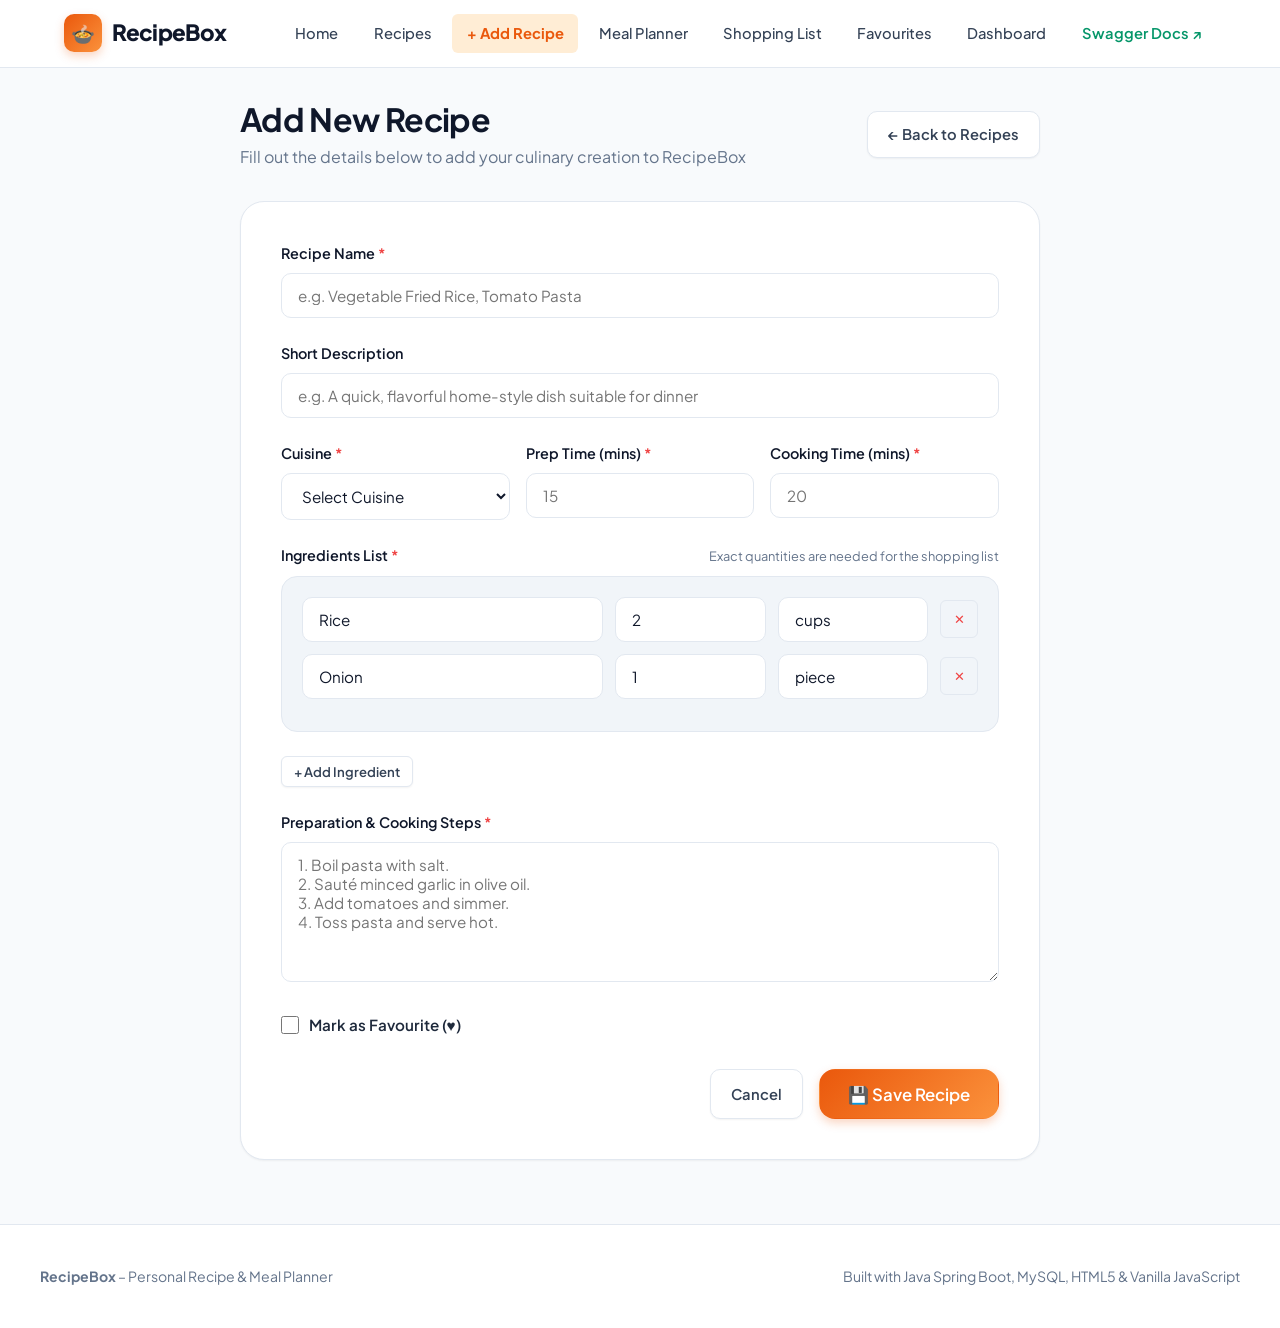
<file: src/main/resources/static/add-recipe.html>
<!DOCTYPE html>
<html lang="en">
<head>
    <meta charset="UTF-8">
    <meta name="viewport" content="width=device-width, initial-scale=1.0">
    <meta name="description" content="Add a new recipe to RecipeBox with ingredients, preparation time, and cooking steps.">
    <title>Add / Edit Recipe – RecipeBox</title>
    <link rel="stylesheet" href="css/style.css">
</head>
<body>

    <!-- Main Navigation -->
    <nav class="navbar">
        <div class="nav-container">
            <a href="index.html" class="nav-brand">
                <span class="brand-icon">🍲</span>
                <span>RecipeBox</span>
            </a>
            <button class="mobile-menu-btn" aria-label="Toggle navigation">☰</button>
            <ul class="nav-links">
                <li><a href="index.html" class="nav-link">Home</a></li>
                <li><a href="recipes.html" class="nav-link">Recipes</a></li>
                <li><a href="add-recipe.html" class="nav-link active">+ Add Recipe</a></li>
                <li><a href="meal-plan.html" class="nav-link">Meal Planner</a></li>
                <li><a href="shopping-list.html" class="nav-link">Shopping List</a></li>
                <li><a href="favourites.html" class="nav-link">Favourites</a></li>
                <li><a href="dashboard.html" class="nav-link">Dashboard</a></li>
                <li><a href="/swagger-ui.html" target="_blank" class="nav-link" style="color: var(--secondary); font-weight: 600;">Swagger Docs ↗</a></li>
            </ul>
        </div>
    </nav>

    <!-- Main Content -->
    <main class="main-wrapper">
        <div class="page-header" style="max-width: 800px; margin: 0 auto 2rem;">
            <div class="page-title-group">
                <h1 id="page-heading">Add New Recipe</h1>
                <p>Fill out the details below to add your culinary creation to RecipeBox</p>
            </div>
            <a href="recipes.html" class="btn btn-secondary">← Back to Recipes</a>
        </div>

        <div class="form-card">
            <form id="recipe-form">
                <input type="hidden" id="edit-recipe-id" value="">

                <!-- Title -->
                <div class="form-group">
                    <label class="form-label" for="title">Recipe Name <span class="required">*</span></label>
                    <input type="text" id="title" class="form-control" placeholder="e.g. Vegetable Fried Rice, Tomato Pasta" required>
                </div>

                <!-- Description -->
                <div class="form-group">
                    <label class="form-label" for="description">Short Description</label>
                    <input type="text" id="description" class="form-control" placeholder="e.g. A quick, flavorful home-style dish suitable for dinner">
                </div>

                <!-- Cuisine, Prep & Cook Time -->
                <div class="form-row">
                    <div class="form-group">
                        <label class="form-label" for="cuisine">Cuisine <span class="required">*</span></label>
                        <select id="cuisine" class="form-control" required>
                            <option value="">Select Cuisine</option>
                            <option value="Indian">Indian</option>
                            <option value="South Indian">South Indian</option>
                            <option value="Chinese">Chinese</option>
                            <option value="Italian">Italian</option>
                            <option value="Continental">Continental</option>
                            <option value="Mexican">Mexican</option>
                            <option value="American">American</option>
                            <option value="Mediterranean">Mediterranean</option>
                            <option value="Other">Other</option>
                        </select>
                    </div>

                    <div class="form-group">
                        <label class="form-label" for="prepTime">Prep Time (mins) <span class="required">*</span></label>
                        <input type="number" id="prepTime" class="form-control" min="0" placeholder="15" required>
                    </div>

                    <div class="form-group">
                        <label class="form-label" for="cookingTime">Cooking Time (mins) <span class="required">*</span></label>
                        <input type="number" id="cookingTime" class="form-control" min="0" placeholder="20" required>
                    </div>
                </div>

                <!-- Ingredients Dynamic Builder -->
                <div class="form-group">
                    <div style="display: flex; justify-content: space-between; align-items: center; margin-bottom: 0.5rem;">
                        <label class="form-label" style="margin-bottom: 0;">Ingredients List <span class="required">*</span></label>
                        <span style="font-size: 0.8rem; color: var(--text-muted);">Exact quantities are needed for the shopping list</span>
                    </div>

                    <div class="ingredients-builder" id="ingredients-container">
                        <!-- Dynamic Ingredient Rows inserted here -->
                    </div>

                    <button type="button" class="btn btn-secondary btn-sm" id="btn-add-ingredient">
                        + Add Ingredient
                    </button>
                </div>

                <!-- Cooking Steps -->
                <div class="form-group">
                    <label class="form-label" for="steps">Preparation & Cooking Steps <span class="required">*</span></label>
                    <textarea id="steps" class="form-control" rows="6" placeholder="1. Boil pasta with salt.&#10;2. Sauté minced garlic in olive oil.&#10;3. Add tomatoes and simmer.&#10;4. Toss pasta and serve hot." required></textarea>
                </div>

                <!-- Favourite checkbox -->
                <div class="form-group" style="display: flex; align-items: center; gap: 0.6rem;">
                    <input type="checkbox" id="favourite" style="width: 18px; height: 18px; accent-color: var(--primary);">
                    <label for="favourite" style="cursor: pointer; font-size: 0.95rem; font-weight: 600;">
                        Mark as Favourite (♥)
                    </label>
                </div>

                <!-- Action Buttons -->
                <div style="display: flex; gap: 1rem; justify-content: flex-end; margin-top: 2rem;">
                    <a href="recipes.html" class="btn btn-secondary">Cancel</a>
                    <button type="submit" class="btn btn-primary btn-lg" id="btn-submit-recipe">
                        💾 Save Recipe
                    </button>
                </div>
            </form>
        </div>
    </main>

    <!-- Footer -->
    <footer class="footer">
        <div class="footer-content">
            <div><strong>RecipeBox</strong> – Personal Recipe & Meal Planner</div>
            <div>Built with Java Spring Boot, MySQL, HTML5 & Vanilla JavaScript</div>
        </div>
    </footer>

    <!-- Scripts -->
    <script src="js/app.js"></script>
    <script>
        const urlParams = new URLSearchParams(window.location.search);
        const recipeIdToEdit = urlParams.get('id');

        document.addEventListener('DOMContentLoaded', () => {
            const addBtn = document.getElementById('btn-add-ingredient');
            if (addBtn) {
                addBtn.addEventListener('click', () => addIngredientRow());
            }

            if (recipeIdToEdit) {
                document.getElementById('page-heading').textContent = 'Edit Recipe';
                document.getElementById('btn-submit-recipe').textContent = '💾 Update Recipe';
                document.getElementById('edit-recipe-id').value = recipeIdToEdit;
                loadRecipeForEditing(recipeIdToEdit);
            } else {
                // Add two initial blank rows for convenience
                addIngredientRow('Rice', 2, 'cups');
                addIngredientRow('Onion', 1, 'piece');
            }

            setupFormSubmit();
        });

        function addIngredientRow(name = '', qty = '', unit = '') {
            const container = document.getElementById('ingredients-container');
            const row = document.createElement('div');
            row.className = 'ingredient-row';
            row.innerHTML = `
                <input type="text" class="form-control ing-name" placeholder="Ingredient name (e.g. Tomato)" value="${escapeHtml(name)}" required>
                <input type="number" step="any" min="0.01" class="form-control ing-qty" placeholder="Qty" value="${qty || ''}" required>
                <input type="text" class="form-control ing-unit" placeholder="Unit (e.g. cups, pieces, tbsp, g)" value="${escapeHtml(unit)}" required>
                <button type="button" class="btn-remove-row" title="Remove Ingredient" onclick="removeIngredientRow(this)">✕</button>
            `;
            container.appendChild(row);
        }

        function removeIngredientRow(btn) {
            const container = document.getElementById('ingredients-container');
            if (container.children.length <= 1) {
                showToast('A recipe must have at least one ingredient!', 'error');
                return;
            }
            btn.closest('.ingredient-row').remove();
        }

        async function loadRecipeForEditing(id) {
            try {
                const recipe = await apiRequest(`/recipes/${id}`);
                document.getElementById('title').value = recipe.title;
                document.getElementById('description').value = recipe.description || '';
                document.getElementById('cuisine').value = recipe.cuisine;
                document.getElementById('prepTime').value = recipe.prepTime;
                document.getElementById('cookingTime').value = recipe.cookingTime;
                document.getElementById('steps').value = recipe.steps;
                document.getElementById('favourite').checked = !!recipe.favourite;

                // Load ingredients
                const container = document.getElementById('ingredients-container');
                container.innerHTML = '';
                if (recipe.ingredients && recipe.ingredients.length > 0) {
                    recipe.ingredients.forEach(ing => {
                        addIngredientRow(ing.ingredientName, ing.quantity, ing.unit);
                    });
                } else {
                    addIngredientRow();
                }
            } catch (err) {
                showToast('Failed to load recipe: ' + err.message, 'error');
            }
        }

        function setupFormSubmit() {
            const form = document.getElementById('recipe-form');
            form.addEventListener('submit', async (e) => {
                e.preventDefault();

                const id = document.getElementById('edit-recipe-id').value;
                const title = document.getElementById('title').value.trim();
                const description = document.getElementById('description').value.trim();
                const cuisine = document.getElementById('cuisine').value.trim();
                const prepTime = parseInt(document.getElementById('prepTime').value);
                const cookingTime = parseInt(document.getElementById('cookingTime').value);
                const steps = document.getElementById('steps').value.trim();
                const favourite = document.getElementById('favourite').checked;

                // Collect ingredients
                const rows = document.querySelectorAll('.ingredient-row');
                const ingredients = [];

                for (const row of rows) {
                    const ingName = row.querySelector('.ing-name').value.trim();
                    const ingQty = parseFloat(row.querySelector('.ing-qty').value);
                    const ingUnit = row.querySelector('.ing-unit').value.trim();

                    if (!ingName) {
                        showToast('Please enter all ingredient names', 'error');
                        return;
                    }
                    if (isNaN(ingQty) || ingQty <= 0) {
                        showToast('Quantity must be greater than zero for all ingredients', 'error');
                        return;
                    }
                    if (!ingUnit) {
                        showToast('Please specify a unit for each ingredient', 'error');
                        return;
                    }

                    ingredients.push({
                        ingredientName: ingName,
                        quantity: ingQty,
                        unit: ingUnit
                    });
                }

                if (ingredients.length === 0) {
                    showToast('Please add at least one ingredient!', 'error');
                    return;
                }

                const payload = {
                    title,
                    description,
                    cuisine,
                    prepTime,
                    cookingTime,
                    steps,
                    favourite,
                    ingredients
                };

                try {
                    if (id) {
                        await apiRequest(`/recipes/${id}`, {
                            method: 'PUT',
                            body: JSON.stringify(payload)
                        });
                        showToast('Recipe updated successfully!', 'success');
                    } else {
                        await apiRequest('/recipes', {
                            method: 'POST',
                            body: JSON.stringify(payload)
                        });
                        showToast('Recipe created successfully!', 'success');
                    }

                    setTimeout(() => {
                        window.location.href = 'recipes.html';
                    }, 800);
                } catch (err) {
                    showToast(err.message, 'error');
                }
            });
        }

        function escapeHtml(str) {
            if (!str) return '';
            return str.replace(/[&<>"']/g, m => ({
                '&': '&amp;',
                '<': '&lt;',
                '>': '&gt;',
                '"': '&quot;',
                "'": '&#39;'
            })[m]);
        }
    </script>
</body>
</html>
</file>
<file: src/main/resources/static/css/style.css>
/* ==========================================================================
   RecipeBox - Master Design System & Stylesheet
   Modern, Warm Culinary Aesthetic with Glassmorphism and Micro-interactions
   ========================================================================== */

@import url('https://fonts.googleapis.com/css2?family=Plus+Jakarta+Sans:wght@300;400;500;600;700;800&family=Playfair+Display:ital,wght@0,600;0,700;1,600&display=swap');

:root {
    /* Color Palette */
    --primary: #ea580c;
    --primary-hover: #c2410c;
    --primary-light: #ffedd5;
    --primary-glow: rgba(234, 88, 12, 0.25);

    --secondary: #059669;
    --secondary-hover: #047857;
    --secondary-light: #d1fae5;

    --accent: #d97706;
    --accent-light: #fef3c7;

    --danger: #ef4444;
    --danger-hover: #dc2626;
    --danger-light: #fee2e2;

    --dark: #0f172a;
    --dark-muted: #334155;
    --text-main: #1e293b;
    --text-muted: #64748b;
    --text-light: #94a3b8;

    --bg-main: #f8fafc;
    --bg-card: #ffffff;
    --bg-alt: #f1f5f9;
    --border: #e2e8f0;
    --border-hover: #cbd5e1;

    /* Elevation & Shadows */
    --shadow-sm: 0 1px 2px 0 rgb(0 0 0 / 0.05);
    --shadow-md: 0 4px 6px -1px rgb(0 0 0 / 0.07), 0 2px 4px -2px rgb(0 0 0 / 0.05);
    --shadow-lg: 0 10px 15px -3px rgb(0 0 0 / 0.08), 0 4px 6px -4px rgb(0 0 0 / 0.04);
    --shadow-xl: 0 20px 25px -5px rgb(0 0 0 / 0.1), 0 8px 10px -6px rgb(0 0 0 / 0.05);
    --shadow-glow: 0 10px 25px -5px var(--primary-glow);

    /* Radii */
    --radius-sm: 6px;
    --radius-md: 10px;
    --radius-lg: 16px;
    --radius-xl: 24px;
    --radius-full: 9999px;

    /* Transitions */
    --transition: all 0.2s cubic-bezier(0.4, 0, 0.2, 1);
    --transition-bounce: all 0.3s cubic-bezier(0.34, 1.56, 0.64, 1);
}

* {
    margin: 0;
    padding: 0;
    box-sizing: border-box;
}

body {
    font-family: 'Plus Jakarta Sans', -apple-system, BlinkMacSystemFont, 'Segoe UI', Roboto, sans-serif;
    background-color: var(--bg-main);
    color: var(--text-main);
    line-height: 1.6;
    min-height: 100vh;
    display: flex;
    flex-direction: column;
}

/* Typography */
h1, h2, h3, h4, .brand-font {
    color: var(--dark);
    font-weight: 700;
    letter-spacing: -0.02em;
}

.brand-font {
    font-family: 'Playfair Display', Georgia, serif;
}

p {
    color: var(--text-muted);
}

a {
    color: inherit;
    text-decoration: none;
    transition: var(--transition);
}

/* ==========================================
   Navigation Bar
   ========================================== */
.navbar {
    position: sticky;
    top: 0;
    z-index: 1000;
    background: rgba(255, 255, 255, 0.92);
    backdrop-filter: blur(12px);
    -webkit-backdrop-filter: blur(12px);
    border-bottom: 1px solid var(--border);
    transition: var(--transition);
}

.nav-container {
    max-width: 1200px;
    margin: 0 auto;
    padding: 0.85rem 1.5rem;
    display: flex;
    align-items: center;
    justify-content: space-between;
}

.nav-brand {
    display: flex;
    align-items: center;
    gap: 0.65rem;
    font-size: 1.4rem;
    font-weight: 800;
    color: var(--dark);
    letter-spacing: -0.03em;
}

.nav-brand .brand-icon {
    display: inline-flex;
    align-items: center;
    justify-content: center;
    width: 38px;
    height: 38px;
    background: linear-gradient(135deg, var(--primary), #fb923c);
    color: #fff;
    border-radius: var(--radius-md);
    box-shadow: 0 4px 10px var(--primary-glow);
    font-size: 1.2rem;
}

.nav-links {
    display: flex;
    align-items: center;
    list-style: none;
    gap: 0.4rem;
}

.nav-link {
    padding: 0.5rem 0.9rem;
    font-size: 0.92rem;
    font-weight: 500;
    color: var(--dark-muted);
    border-radius: var(--radius-sm);
    display: inline-flex;
    align-items: center;
    gap: 0.4rem;
    transition: var(--transition);
}

.nav-link:hover {
    color: var(--primary);
    background-color: var(--primary-light);
}

.nav-link.active {
    color: var(--primary);
    background-color: var(--primary-light);
    font-weight: 700;
}

.nav-cta {
    background: linear-gradient(135deg, var(--primary), #fb923c);
    color: #fff !important;
    font-weight: 600;
    box-shadow: var(--shadow-sm);
}

.nav-cta:hover {
    box-shadow: 0 4px 12px var(--primary-glow);
    transform: translateY(-1px);
}

.mobile-menu-btn {
    display: none;
    background: none;
    border: none;
    font-size: 1.5rem;
    color: var(--dark);
    cursor: pointer;
}

/* ==========================================
   Main Content Layout
   ========================================== */
.main-wrapper {
    flex: 1;
    max-width: 1200px;
    width: 100%;
    margin: 0 auto;
    padding: 2rem 1.5rem 4rem;
}

/* Page Header */
.page-header {
    display: flex;
    justify-content: space-between;
    align-items: center;
    flex-wrap: wrap;
    gap: 1rem;
    margin-bottom: 2rem;
}

.page-title-group h1 {
    font-size: 2rem;
    line-height: 1.2;
    margin-bottom: 0.35rem;
}

.page-title-group p {
    font-size: 1rem;
}

/* ==========================================
   Buttons & Badges
   ========================================== */
.btn {
    display: inline-flex;
    align-items: center;
    justify-content: center;
    gap: 0.5rem;
    padding: 0.65rem 1.25rem;
    font-size: 0.92rem;
    font-weight: 600;
    font-family: inherit;
    border-radius: var(--radius-md);
    border: 1px solid transparent;
    cursor: pointer;
    transition: var(--transition);
    text-decoration: none;
    white-space: nowrap;
}

.btn-primary {
    background: linear-gradient(135deg, var(--primary), #fb923c);
    color: #ffffff;
    box-shadow: 0 4px 10px var(--primary-glow);
}

.btn-primary:hover {
    background: linear-gradient(135deg, var(--primary-hover), var(--primary));
    box-shadow: 0 6px 16px var(--primary-glow);
    transform: translateY(-1px);
}

.btn-secondary {
    background: #ffffff;
    color: var(--dark-muted);
    border-color: var(--border);
    box-shadow: var(--shadow-sm);
}

.btn-secondary:hover {
    background-color: var(--bg-alt);
    border-color: var(--border-hover);
    color: var(--dark);
}

.btn-outline-primary {
    background: transparent;
    color: var(--primary);
    border-color: var(--primary);
}

.btn-outline-primary:hover {
    background: var(--primary-light);
    color: var(--primary-hover);
}

.btn-danger {
    background-color: var(--danger-light);
    color: var(--danger);
}

.btn-danger:hover {
    background-color: var(--danger);
    color: #ffffff;
}

.btn-sm {
    padding: 0.4rem 0.75rem;
    font-size: 0.82rem;
    border-radius: var(--radius-sm);
}

.btn-lg {
    padding: 0.85rem 1.75rem;
    font-size: 1.05rem;
    border-radius: var(--radius-lg);
}

.badge {
    display: inline-flex;
    align-items: center;
    gap: 0.3rem;
    padding: 0.25rem 0.65rem;
    border-radius: var(--radius-full);
    font-size: 0.75rem;
    font-weight: 600;
    text-transform: uppercase;
    letter-spacing: 0.05em;
}

.badge-primary {
    background: var(--primary-light);
    color: var(--primary);
}

.badge-cuisine {
    background: #e0e7ff;
    color: #4338ca;
}

.badge-meal {
    background: #fef3c7;
    color: #b45309;
}

/* ==========================================
   Cards & Grids
   ========================================== */
.card-grid {
    display: grid;
    grid-template-columns: repeat(auto-fill, minmax(320px, 1fr));
    gap: 1.5rem;
}

.recipe-card {
    background: var(--bg-card);
    border: 1px solid var(--border);
    border-radius: var(--radius-lg);
    overflow: hidden;
    box-shadow: var(--shadow-sm);
    transition: var(--transition-bounce);
    display: flex;
    flex-direction: column;
    position: relative;
}

.recipe-card:hover {
    transform: translateY(-4px);
    box-shadow: var(--shadow-lg);
    border-color: var(--border-hover);
}

.recipe-card-header {
    padding: 1.25rem 1.25rem 0.5rem;
    display: flex;
    justify-content: space-between;
    align-items: flex-start;
    gap: 0.75rem;
}

.recipe-card-title {
    font-size: 1.25rem;
    color: var(--dark);
    font-weight: 700;
    margin-bottom: 0.35rem;
    line-height: 1.3;
}

.fav-btn {
    background: none;
    border: none;
    cursor: pointer;
    font-size: 1.35rem;
    line-height: 1;
    color: #cbd5e1;
    transition: var(--transition-bounce);
    padding: 0.2rem;
}

.fav-btn.active {
    color: #ef4444;
    transform: scale(1.15);
}

.fav-btn:hover {
    transform: scale(1.2);
}

.recipe-card-body {
    padding: 0 1.25rem 1.25rem;
    flex: 1;
    display: flex;
    flex-direction: column;
}

.recipe-description {
    font-size: 0.9rem;
    color: var(--text-muted);
    margin: 0.5rem 0 1rem;
    display: -webkit-box;
    -webkit-line-clamp: 2;
    -webkit-box-orient: vertical;
    overflow: hidden;
}

.recipe-meta {
    display: flex;
    align-items: center;
    gap: 1.25rem;
    padding: 0.75rem 0;
    border-top: 1px dashed var(--border);
    border-bottom: 1px dashed var(--border);
    margin-bottom: 1rem;
    font-size: 0.85rem;
    color: var(--dark-muted);
}

.meta-item {
    display: flex;
    align-items: center;
    gap: 0.35rem;
}

.recipe-card-footer {
    padding: 1rem 1.25rem;
    background-color: var(--bg-alt);
    border-top: 1px solid var(--border);
    display: flex;
    align-items: center;
    justify-content: space-between;
    gap: 0.5rem;
}

/* ==========================================
   Hero Section (index.html)
   ========================================== */
.hero {
    background: linear-gradient(135deg, #fff7ed 0%, #ffedd5 50%, #fef3c7 100%);
    border: 1px solid #fed7aa;
    border-radius: var(--radius-xl);
    padding: 4rem 3rem;
    margin-bottom: 3.5rem;
    position: relative;
    overflow: hidden;
    box-shadow: var(--shadow-md);
}

.hero-content {
    max-width: 650px;
    position: relative;
    z-index: 2;
}

.hero-tag {
    display: inline-block;
    background: rgba(234, 88, 12, 0.15);
    color: var(--primary);
    font-weight: 700;
    font-size: 0.82rem;
    letter-spacing: 0.06em;
    padding: 0.3rem 0.8rem;
    border-radius: var(--radius-full);
    margin-bottom: 1rem;
    text-transform: uppercase;
}

.hero-title {
    font-size: 3.2rem;
    font-weight: 800;
    line-height: 1.15;
    color: var(--dark);
    margin-bottom: 1rem;
}

.hero-subtitle {
    font-size: 1.2rem;
    color: var(--dark-muted);
    margin-bottom: 2rem;
    line-height: 1.5;
}

.hero-actions {
    display: flex;
    gap: 1rem;
    flex-wrap: wrap;
}

.hero-stats {
    display: grid;
    grid-template-columns: repeat(auto-fit, minmax(200px, 1fr));
    gap: 1.5rem;
    margin-top: 3rem;
}

.hero-stat-card {
    background: rgba(255, 255, 255, 0.7);
    backdrop-filter: blur(8px);
    border: 1px solid rgba(255, 255, 255, 0.9);
    padding: 1.25rem;
    border-radius: var(--radius-md);
    box-shadow: var(--shadow-sm);
}

.hero-stat-num {
    font-size: 1.75rem;
    font-weight: 800;
    color: var(--primary);
}

.hero-stat-label {
    font-size: 0.85rem;
    font-weight: 600;
    color: var(--dark-muted);
}

/* ==========================================
   Search & Filter Bar
   ========================================== */
.search-container {
    background: #ffffff;
    border: 1px solid var(--border);
    border-radius: var(--radius-lg);
    padding: 1rem 1.25rem;
    box-shadow: var(--shadow-sm);
    margin-bottom: 2rem;
    display: flex;
    flex-wrap: wrap;
    gap: 1rem;
    align-items: center;
    justify-content: space-between;
}

.search-input-group {
    flex: 1;
    min-width: 260px;
    position: relative;
    display: flex;
    align-items: center;
}

.search-icon {
    position: absolute;
    left: 1rem;
    color: var(--text-light);
    font-size: 1.1rem;
}

.search-input {
    width: 100%;
    padding: 0.75rem 1rem 0.75rem 2.8rem;
    font-size: 0.95rem;
    font-family: inherit;
    border: 1px solid var(--border);
    border-radius: var(--radius-md);
    background-color: var(--bg-main);
    color: var(--dark);
    outline: none;
    transition: var(--transition);
}

.search-input:focus {
    background-color: #ffffff;
    border-color: var(--primary);
    box-shadow: 0 0 0 3px var(--primary-glow);
}

.filter-group {
    display: flex;
    gap: 0.5rem;
    align-items: center;
    flex-wrap: wrap;
}

.filter-select {
    padding: 0.75rem 1rem;
    font-size: 0.92rem;
    font-family: inherit;
    border: 1px solid var(--border);
    border-radius: var(--radius-md);
    background: #ffffff;
    color: var(--dark-muted);
    outline: none;
    cursor: pointer;
    transition: var(--transition);
}

.filter-select:focus {
    border-color: var(--primary);
    box-shadow: 0 0 0 3px var(--primary-glow);
}

/* ==========================================
   Forms & Dynamic Ingredient Rows
   ========================================== */
.form-card {
    background: #ffffff;
    border: 1px solid var(--border);
    border-radius: var(--radius-xl);
    padding: 2.5rem;
    box-shadow: var(--shadow-sm);
    max-width: 800px;
    margin: 0 auto;
}

.form-group {
    margin-bottom: 1.5rem;
}

.form-label {
    display: block;
    font-size: 0.9rem;
    font-weight: 600;
    color: var(--dark);
    margin-bottom: 0.5rem;
}

.form-label .required {
    color: var(--danger);
}

.form-control {
    width: 100%;
    padding: 0.75rem 1rem;
    font-size: 0.95rem;
    font-family: inherit;
    border: 1px solid var(--border);
    border-radius: var(--radius-md);
    background-color: #ffffff;
    color: var(--dark);
    outline: none;
    transition: var(--transition);
}

.form-control:focus {
    border-color: var(--primary);
    box-shadow: 0 0 0 3px var(--primary-glow);
}

.form-row {
    display: grid;
    grid-template-columns: repeat(auto-fit, minmax(200px, 1fr));
    gap: 1rem;
}

textarea.form-control {
    resize: vertical;
    min-height: 120px;
}

/* Dynamic Ingredient Builder */
.ingredients-builder {
    background: var(--bg-alt);
    border: 1px solid var(--border);
    border-radius: var(--radius-lg);
    padding: 1.25rem;
    margin-bottom: 1.5rem;
}

.ingredient-row {
    display: grid;
    grid-template-columns: 2fr 1fr 1fr auto;
    gap: 0.75rem;
    align-items: center;
    margin-bottom: 0.75rem;
}

.btn-remove-row {
    background: none;
    border: 1px solid var(--border);
    color: var(--danger);
    width: 38px;
    height: 38px;
    border-radius: var(--radius-sm);
    display: flex;
    align-items: center;
    justify-content: center;
    cursor: pointer;
    transition: var(--transition);
}

.btn-remove-row:hover {
    background-color: var(--danger-light);
    border-color: var(--danger);
}

/* ==========================================
   Weekly Meal Planner (meal-plan.html)
   ========================================== */
.planner-header {
    background: #ffffff;
    border: 1px solid var(--border);
    border-radius: var(--radius-lg);
    padding: 1.25rem 1.5rem;
    display: flex;
    align-items: center;
    justify-content: space-between;
    flex-wrap: wrap;
    gap: 1rem;
    margin-bottom: 1.5rem;
    box-shadow: var(--shadow-sm);
}

.planner-week-title {
    font-size: 1.25rem;
    font-weight: 700;
    color: var(--dark);
}

.planner-controls {
    display: flex;
    align-items: center;
    gap: 0.5rem;
}

.week-grid {
    display: grid;
    grid-template-columns: repeat(7, 1fr);
    gap: 1rem;
    overflow-x: auto;
    padding-bottom: 1rem;
}

.day-column {
    background: #ffffff;
    border: 1px solid var(--border);
    border-radius: var(--radius-lg);
    padding: 1rem;
    min-width: 155px;
    box-shadow: var(--shadow-sm);
    display: flex;
    flex-direction: column;
    gap: 0.75rem;
}

.day-column.today {
    border-color: var(--primary);
    box-shadow: 0 0 0 2px var(--primary-glow);
}

.day-header {
    text-align: center;
    padding-bottom: 0.5rem;
    border-bottom: 1px solid var(--border);
}

.day-name {
    font-size: 0.95rem;
    font-weight: 700;
    color: var(--dark);
    text-transform: uppercase;
}

.day-date {
    font-size: 0.8rem;
    color: var(--text-muted);
}

.meal-slot {
    background: var(--bg-alt);
    border-radius: var(--radius-md);
    padding: 0.65rem;
    min-height: 85px;
    display: flex;
    flex-direction: column;
    justify-content: space-between;
    border: 1px dashed var(--border);
    transition: var(--transition);
}

.meal-slot:hover {
    border-color: var(--primary);
    background-color: #fffaf0;
}

.slot-label {
    font-size: 0.7rem;
    font-weight: 700;
    color: var(--text-light);
    text-transform: uppercase;
    letter-spacing: 0.05em;
    margin-bottom: 0.25rem;
}

.planned-recipe-chip {
    background: #ffffff;
    border: 1px solid var(--border);
    border-radius: var(--radius-sm);
    padding: 0.45rem 0.55rem;
    box-shadow: var(--shadow-sm);
    position: relative;
}

.chip-title {
    font-size: 0.82rem;
    font-weight: 700;
    color: var(--dark);
    line-height: 1.2;
    margin-bottom: 0.25rem;
}

.chip-meta {
    font-size: 0.72rem;
    color: var(--text-muted);
    display: flex;
    justify-content: space-between;
    align-items: center;
}

.btn-delete-meal {
    background: none;
    border: none;
    color: var(--danger);
    cursor: pointer;
    font-size: 0.9rem;
    padding: 0.1rem;
    transition: var(--transition);
}

.btn-delete-meal:hover {
    transform: scale(1.2);
}

.btn-add-meal-slot {
    width: 100%;
    background: none;
    border: 1px dashed var(--border);
    padding: 0.4rem;
    border-radius: var(--radius-sm);
    font-size: 0.75rem;
    color: var(--primary);
    font-weight: 600;
    cursor: pointer;
    transition: var(--transition);
    text-align: center;
}

.btn-add-meal-slot:hover {
    background: var(--primary-light);
    border-color: var(--primary);
}

/* ==========================================
   Shopping List (shopping-list.html)
   ========================================== */
.shopping-card {
    background: #ffffff;
    border: 1px solid var(--border);
    border-radius: var(--radius-xl);
    padding: 2rem;
    box-shadow: var(--shadow-sm);
    max-width: 850px;
    margin: 0 auto;
}

.shopping-table {
    width: 100%;
    border-collapse: collapse;
    margin-top: 1.5rem;
}

.shopping-table th {
    text-align: left;
    padding: 0.9rem 1rem;
    background-color: var(--bg-alt);
    font-size: 0.82rem;
    font-weight: 700;
    text-transform: uppercase;
    letter-spacing: 0.05em;
    color: var(--dark-muted);
    border-bottom: 2px solid var(--border);
}

.shopping-table td {
    padding: 1rem;
    border-bottom: 1px solid var(--border);
    font-size: 0.95rem;
    vertical-align: middle;
}

.shopping-table tr:hover td {
    background-color: #fafaf9;
}

.item-checkbox {
    width: 18px;
    height: 18px;
    accent-color: var(--secondary);
    cursor: pointer;
}

.item-checked {
    text-decoration: line-through;
    color: var(--text-light);
}

.quantity-badge {
    display: inline-block;
    padding: 0.3rem 0.75rem;
    background: var(--primary-light);
    color: var(--primary);
    font-weight: 700;
    border-radius: var(--radius-full);
    font-size: 0.88rem;
}

/* ==========================================
   Dashboard (dashboard.html)
   ========================================== */
.stats-grid {
    display: grid;
    grid-template-columns: repeat(auto-fit, minmax(220px, 1fr));
    gap: 1.5rem;
    margin-bottom: 2.5rem;
}

.stat-card {
    background: #ffffff;
    border: 1px solid var(--border);
    border-radius: var(--radius-lg);
    padding: 1.5rem;
    box-shadow: var(--shadow-sm);
    display: flex;
    align-items: center;
    gap: 1.25rem;
    transition: var(--transition-bounce);
}

.stat-card:hover {
    transform: translateY(-3px);
    box-shadow: var(--shadow-md);
    border-color: var(--border-hover);
}

.stat-icon {
    width: 52px;
    height: 52px;
    border-radius: var(--radius-md);
    display: flex;
    align-items: center;
    justify-content: center;
    font-size: 1.6rem;
}

.icon-recipes {
    background: #ffedd5;
    color: var(--primary);
}

.icon-favs {
    background: #fee2e2;
    color: var(--danger);
}

.icon-meals {
    background: #d1fae5;
    color: var(--secondary);
}

.icon-ingredients {
    background: #e0e7ff;
    color: #4338ca;
}

.stat-info .stat-num {
    font-size: 2rem;
    font-weight: 800;
    color: var(--dark);
    line-height: 1.1;
}

.stat-info .stat-label {
    font-size: 0.88rem;
    color: var(--text-muted);
    font-weight: 500;
}

/* ==========================================
   Modals
   ========================================== */
.modal-overlay {
    position: fixed;
    top: 0;
    left: 0;
    width: 100%;
    height: 100%;
    background: rgba(15, 23, 42, 0.6);
    backdrop-filter: blur(4px);
    z-index: 2000;
    display: none;
    align-items: center;
    justify-content: center;
    padding: 1.5rem;
    animation: fadeIn 0.2s ease-out;
}

.modal-overlay.active {
    display: flex;
}

.modal-container {
    background: #ffffff;
    border-radius: var(--radius-xl);
    max-width: 600px;
    width: 100%;
    max-height: 90vh;
    overflow-y: auto;
    box-shadow: var(--shadow-xl);
    animation: slideUp 0.25s cubic-bezier(0.16, 1, 0.3, 1);
}

.modal-header {
    padding: 1.5rem;
    border-bottom: 1px solid var(--border);
    display: flex;
    justify-content: space-between;
    align-items: center;
}

.modal-title {
    font-size: 1.35rem;
    font-weight: 700;
    color: var(--dark);
}

.modal-close {
    background: none;
    border: none;
    font-size: 1.4rem;
    cursor: pointer;
    color: var(--text-light);
    transition: var(--transition);
}

.modal-close:hover {
    color: var(--dark);
}

.modal-body {
    padding: 1.5rem;
}

.modal-footer {
    padding: 1.25rem 1.5rem;
    border-top: 1px solid var(--border);
    display: flex;
    justify-content: flex-end;
    gap: 0.75rem;
}

/* ==========================================
   Toast Notifications
   ========================================== */
#toast-container {
    position: fixed;
    bottom: 2rem;
    right: 2rem;
    z-index: 3000;
    display: flex;
    flex-direction: column;
    gap: 0.75rem;
}

.toast {
    background: #ffffff;
    border-radius: var(--radius-md);
    padding: 1rem 1.25rem;
    box-shadow: var(--shadow-xl);
    border-left: 4px solid var(--primary);
    display: flex;
    align-items: center;
    gap: 0.75rem;
    font-size: 0.92rem;
    color: var(--dark);
    min-width: 280px;
    max-width: 400px;
    animation: slideInRight 0.3s cubic-bezier(0.16, 1, 0.3, 1);
    transition: var(--transition);
}

.toast.toast-success {
    border-left-color: var(--secondary);
}

.toast.toast-error {
    border-left-color: var(--danger);
}

/* ==========================================
   Footer
   ========================================== */
.footer {
    background-color: #ffffff;
    border-top: 1px solid var(--border);
    padding: 2.5rem 1.5rem;
    margin-top: auto;
}

.footer-content {
    max-width: 1200px;
    margin: 0 auto;
    display: flex;
    justify-content: space-between;
    align-items: center;
    flex-wrap: wrap;
    gap: 1rem;
    font-size: 0.88rem;
    color: var(--text-muted);
}

/* ==========================================
   Print Styles for Shopping List
   ========================================== */
@media print {
    .navbar, .footer, .btn, .search-container, .planner-controls, .no-print {
        display: none !important;
    }

    body {
        background: #ffffff !important;
        color: #000000 !important;
    }

    .main-wrapper {
        padding: 0 !important;
        margin: 0 !important;
        max-width: 100% !important;
    }

    .shopping-card {
        border: none !important;
        box-shadow: none !important;
        padding: 0 !important;
    }

    .shopping-table th {
        background-color: #f1f5f9 !important;
        color: #000000 !important;
    }
}

/* ==========================================
   Animations & Responsive Breakpoints
   ========================================== */
@keyframes fadeIn {
    from { opacity: 0; }
    to { opacity: 1; }
}

@keyframes slideUp {
    from { transform: translateY(20px); opacity: 0; }
    to { transform: translateY(0); opacity: 1; }
}

@keyframes slideInRight {
    from { transform: translateX(100%); opacity: 0; }
    to { transform: translateX(0); opacity: 1; }
}

@media (max-width: 992px) {
    .week-grid {
        grid-template-columns: repeat(auto-fit, minmax(140px, 1fr));
    }
}

@media (max-width: 768px) {
    .hero {
        padding: 2.5rem 1.5rem;
    }

    .hero-title {
        font-size: 2.3rem;
    }

    .nav-links {
        display: none;
        position: absolute;
        top: 100%;
        left: 0;
        width: 100%;
        background: #ffffff;
        flex-direction: column;
        padding: 1rem;
        border-bottom: 1px solid var(--border);
        box-shadow: var(--shadow-lg);
    }

    .nav-links.show {
        display: flex;
    }

    .mobile-menu-btn {
        display: block;
    }

    .ingredient-row {
        grid-template-columns: 1fr 1fr;
    }

    .ingredient-row .btn-remove-row {
        grid-column: span 2;
        width: 100%;
    }

    .week-grid {
        grid-template-columns: 1fr;
    }
}
</file>
